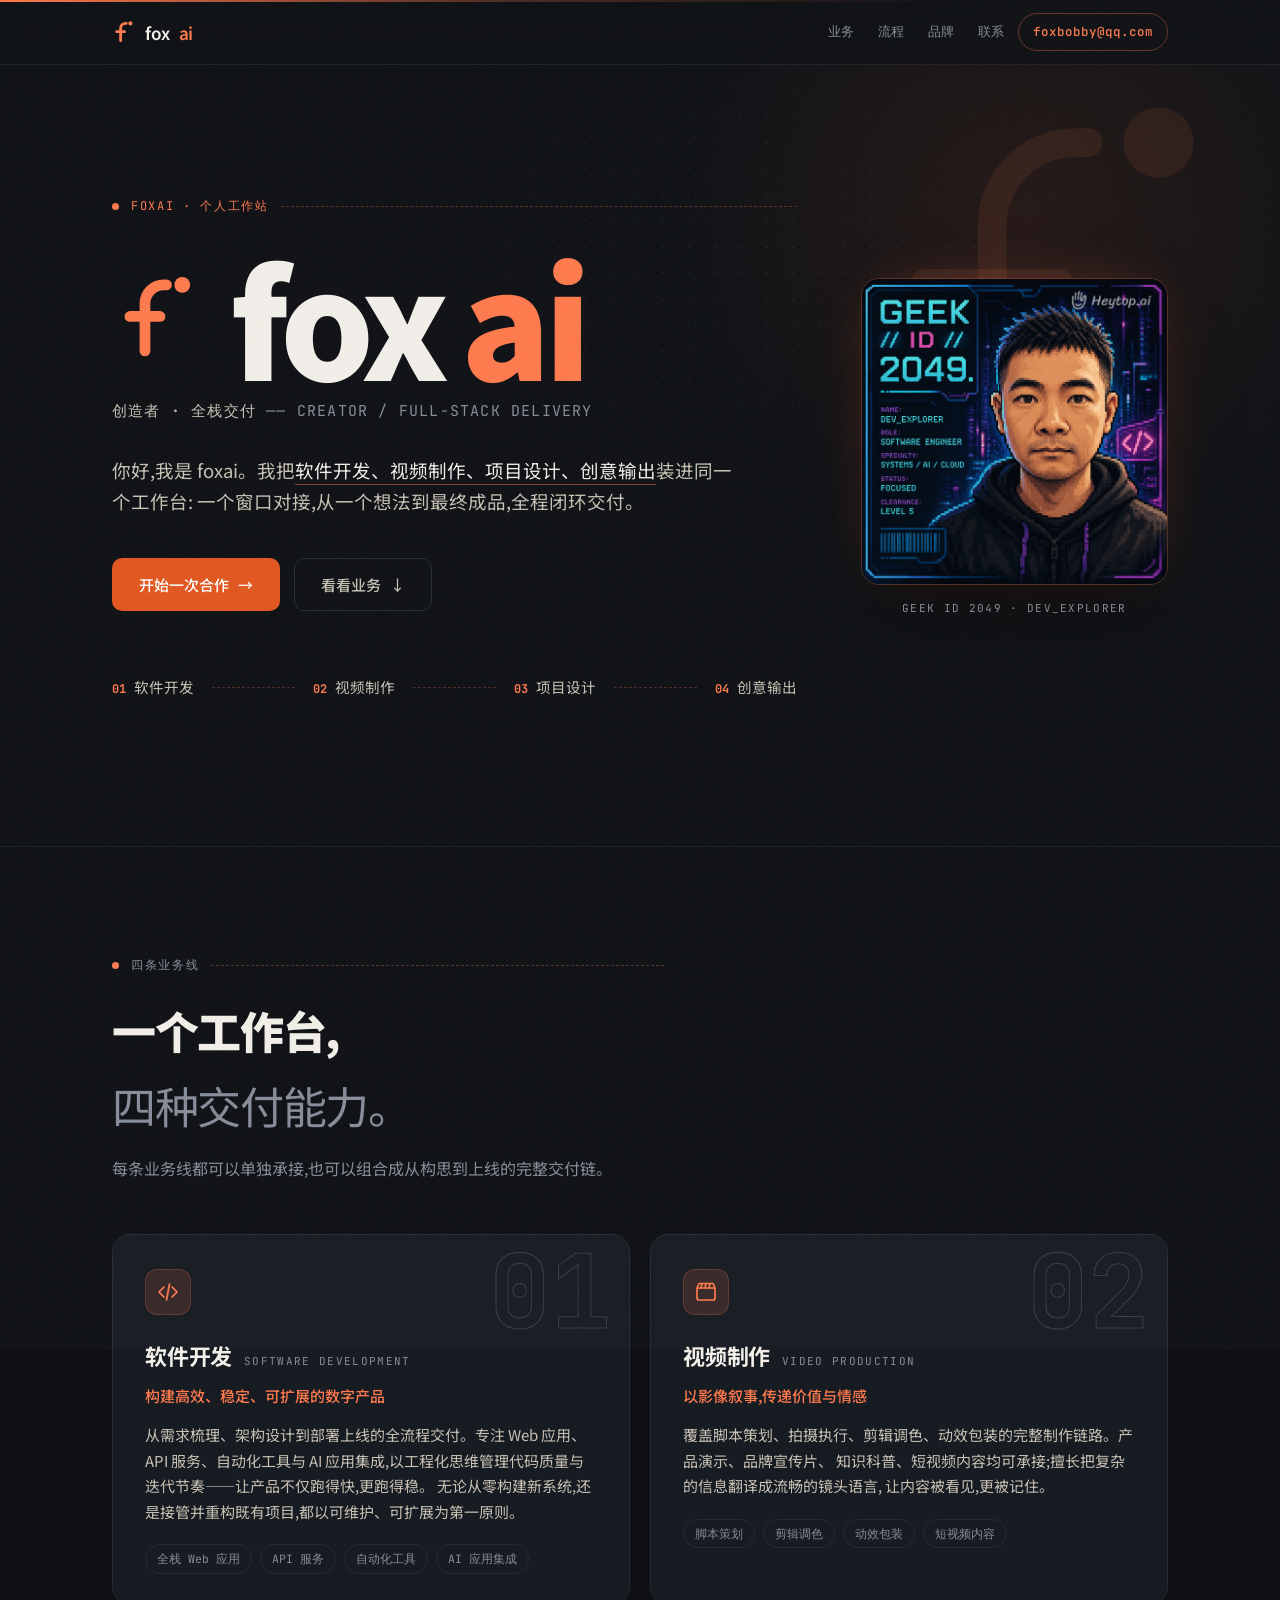
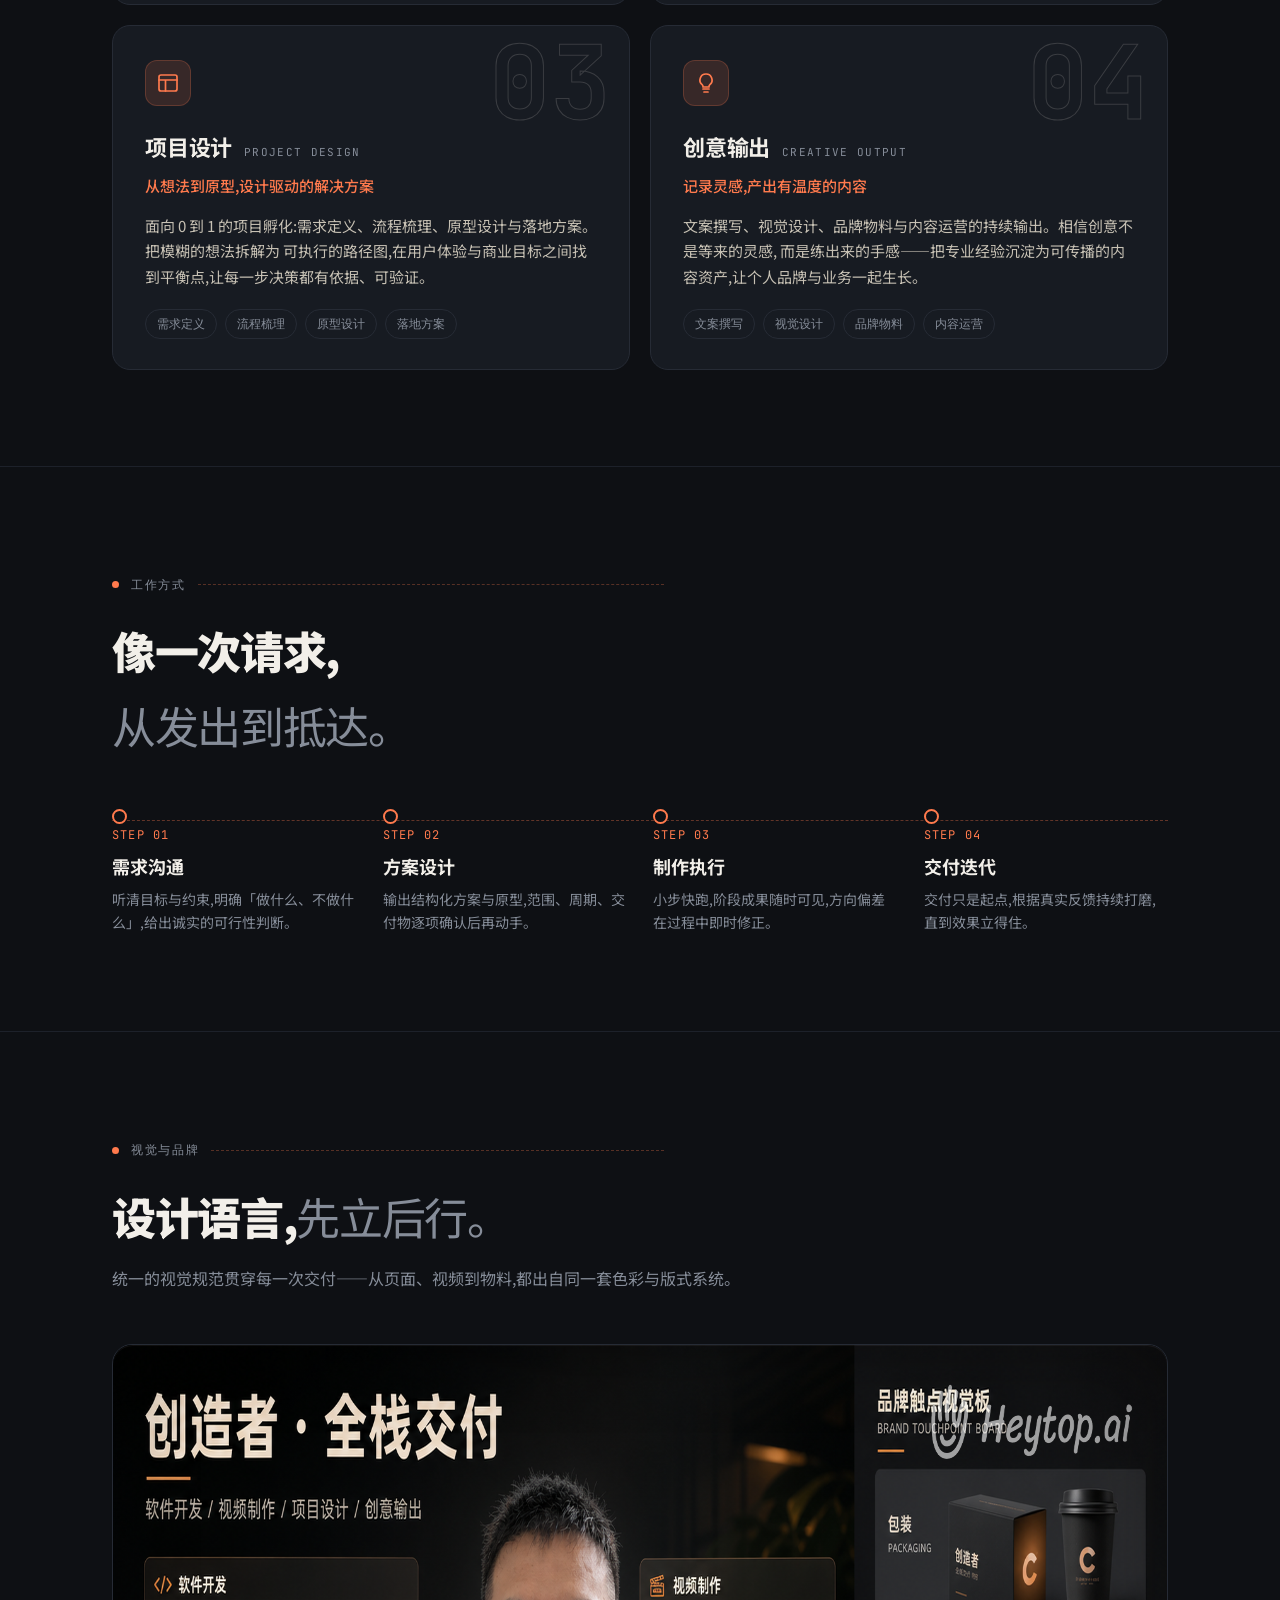
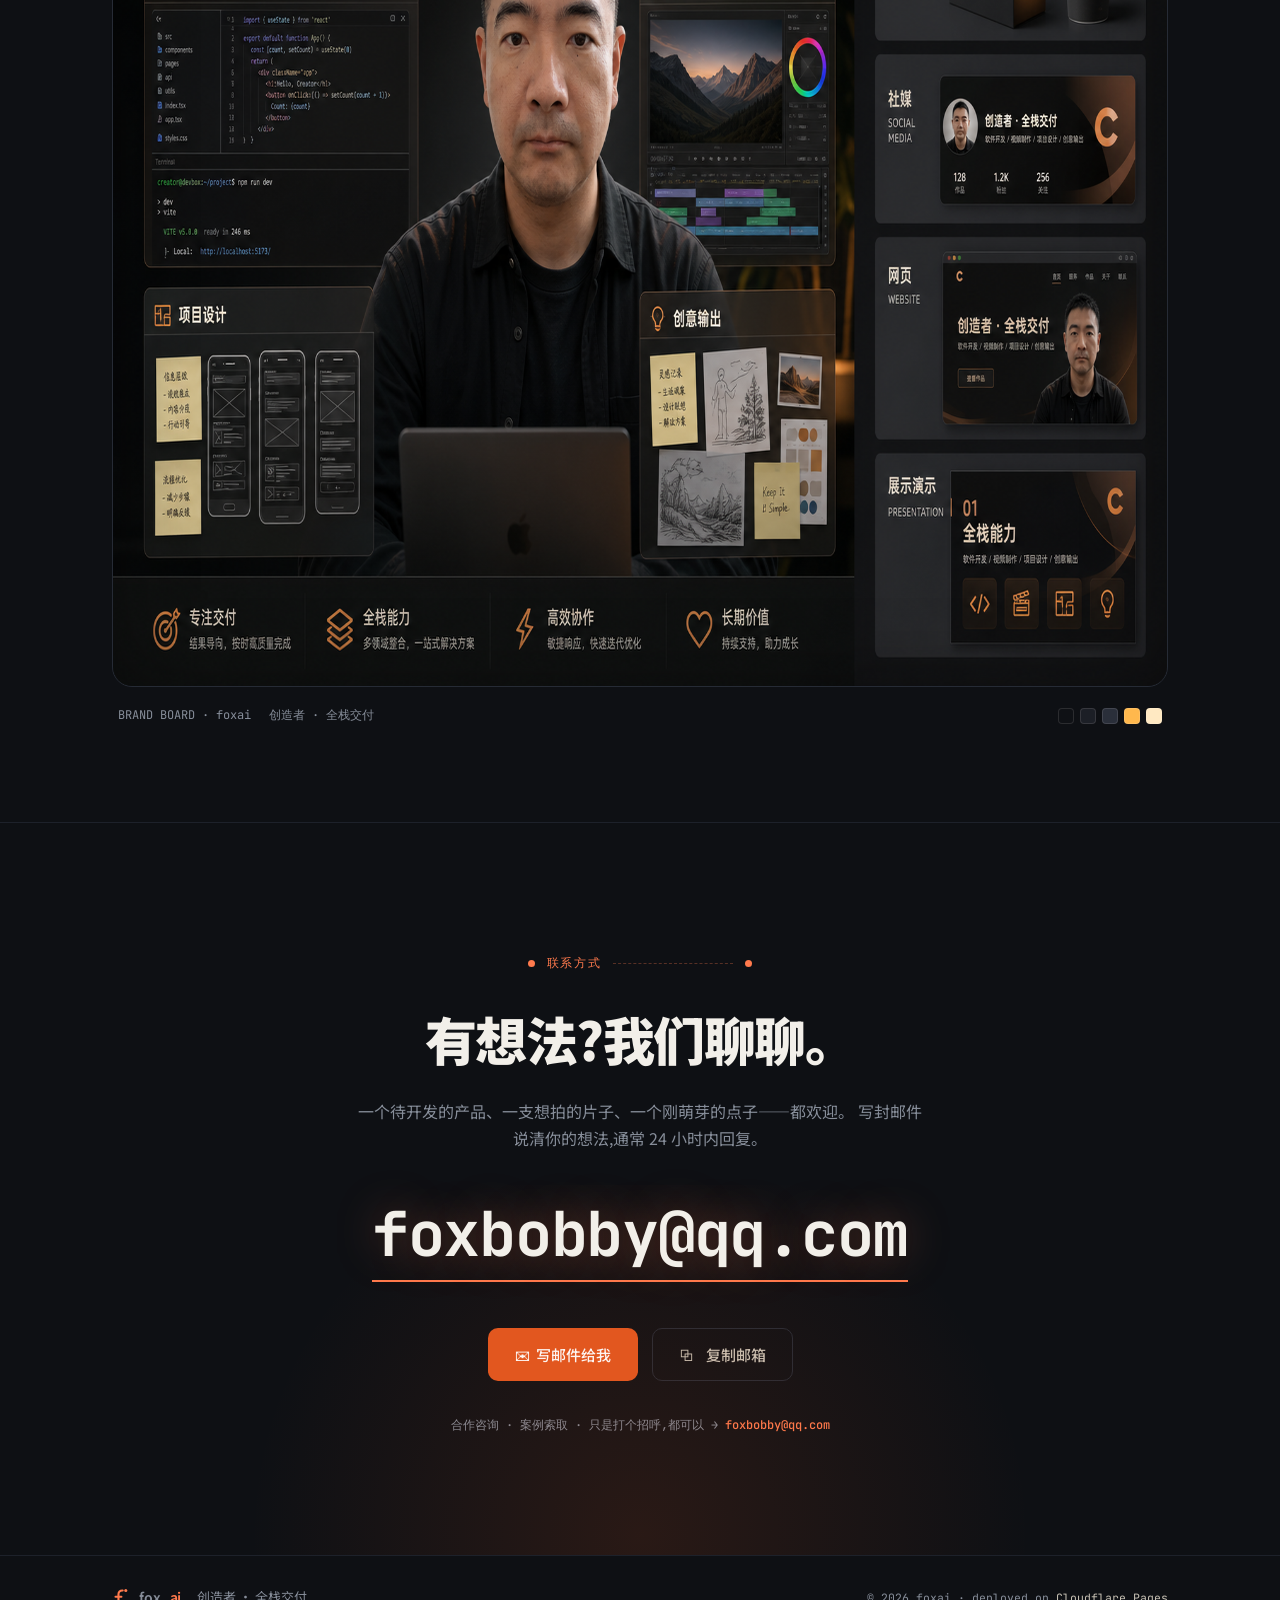
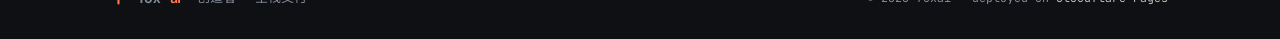
<file: personal/site/index.html>
<!doctype html>
<html lang="zh-CN">
<head>
<meta charset="utf-8" />
<meta name="viewport" content="width=device-width, initial-scale=1" />
<title>foxai · 创造者,全栈交付</title>
<meta name="description" content="foxai 个人工作站 —— 软件开发、视频制作、项目设计、创意输出,一站式数字创作解决方案。联系:foxbobby@qq.com" />
<meta name="theme-color" content="#0E1014" />
<meta property="og:title" content="foxai · 创造者,全栈交付" />
<meta property="og:description" content="软件开发 / 视频制作 / 项目设计 / 创意输出 —— 一站式数字创作解决方案" />
<meta property="og:type" content="website" />
<meta property="og:image" content="assets/board-landscape.png" />
<link rel="icon" type="image/svg+xml" href="favicon.svg" />
<link rel="preconnect" href="https://fonts.googleapis.com" />
<link rel="preconnect" href="https://fonts.gstatic.com" crossorigin />
<link href="https://fonts.googleapis.com/css2?family=JetBrains+Mono:ital,wght@0,400;0,500;0,700;1,400&family=Noto+Sans+SC:wght@400;500;700;900&display=swap" rel="stylesheet" />
<script type="application/ld+json">
{"@context":"https://schema.org","@type":"Person","name":"foxai","email":"mailto:foxbobby@qq.com","jobTitle":"全栈创造者","knowsAbout":["软件开发","视频制作","项目设计","创意输出"]}
</script>
<style>
  /* ————————————————————————————————
     foxai personal workstation · dark
     tokens: foxai brand (Trace mark, Ember) × brand board palette
     ———————————————————————————————— */
  :root {
    --bg: #0E1014;            /* 底色,取自品牌板 #0F1115 微调 */
    --bg-2: #13161C;
    --card: #171B22;
    --line: #262B35;
    --line-soft: #1D212A;
    --ink: #F2EFE9;           /* 暖白,呼应品牌板奶油色 #FFE9C2 */
    --ink-2: #C7C1B4;
    --muted: #868D99;
    --brand: #FF7A4D;         /* foxai Ember · dark */
    --brand-deep: #E2571F;    /* foxai Ember · light(用于填充按钮) */
    --brand-dim: rgba(255, 122, 77, 0.14);
    --sans: "Noto Sans SC", "PingFang SC", "Hiragino Sans GB", "Microsoft YaHei", sans-serif;
    --mono: "JetBrains Mono", ui-monospace, SFMono-Regular, Menlo, Consolas, monospace;
    --ease: cubic-bezier(0.2, 0.7, 0.3, 1);
  }
  * { box-sizing: border-box; margin: 0; padding: 0; }
  html { color-scheme: dark; scroll-behavior: smooth; }
  body {
    font-family: var(--sans);
    background: var(--bg);
    color: var(--ink);
    line-height: 1.7;
    font-size: 16px;
    -webkit-font-smoothing: antialiased;
    overflow-x: hidden;
  }
  ::selection { background: var(--brand); color: #14100C; }
  :focus-visible { outline: 2px solid var(--brand); outline-offset: 3px; border-radius: 4px; }
  a { color: inherit; text-decoration: none; }
  [id] { scroll-margin-top: 92px; }
  img { max-width: 100%; display: block; }

  /* ——— atmosphere: grain + dotted grid + top trace ——— */
  .grain {
    position: fixed; inset: -50%; z-index: 40; pointer-events: none; opacity: 0.05;
    background-image: url("data:image/svg+xml,%3Csvg xmlns='http://www.w3.org/2000/svg' width='140' height='140'%3E%3Cfilter id='n'%3E%3CfeTurbulence type='fractalNoise' baseFrequency='0.85' numOctaves='2' stitchTiles='stitch'/%3E%3C/filter%3E%3Crect width='100%25' height='100%25' filter='url(%23n)'/%3E%3C/svg%3E");
  }
  .trace-top {
    position: fixed; top: 0; left: 0; right: 0; height: 2px; z-index: 41;
    background: linear-gradient(90deg, var(--brand), rgba(255,122,77,0.25) 40%, transparent 75%);
  }

  .wrap { max-width: 1120px; margin: 0 auto; padding: 0 32px; }
  @media (max-width: 640px) { .wrap { padding: 0 20px; } }

  /* ——— nav ——— */
  nav {
    position: fixed; top: 0; left: 0; right: 0; z-index: 30;
    background: rgba(14, 16, 20, 0.78);
    -webkit-backdrop-filter: blur(14px); backdrop-filter: blur(14px);
    border-bottom: 1px solid var(--line-soft);
  }
  .nav-in { display: flex; align-items: center; gap: 14px; height: 64px; }
  .lockup { display: inline-flex; align-items: center; gap: 9px; font-weight: 600; letter-spacing: -0.01em; font-size: 17px; line-height: 1; }
  .lockup svg { color: var(--brand); } /* f° 标记与 hero 大 LOGO 保持一致(brand 橙),currentColor 在这里解析为 brand,而"fox"/"ai"文字仍继承 .lockup 自身的 ink 色 */
  .lockup .ai { color: var(--brand); }
  .nav-links { display: flex; gap: 24px; margin-left: auto; font-family: var(--mono); font-size: 12.5px; color: var(--muted); }
  .nav-links a { transition: color .25s; position: relative; }
  .nav-links a:hover { color: var(--ink); }
  .nav-links a::after {
    content: ""; position: absolute; left: 0; right: 100%; bottom: -6px; height: 1px;
    background: var(--brand); transition: right .3s var(--ease);
  }
  .nav-links a:hover::after { right: 0; }
  .nav-cta {
    font-family: var(--mono); font-size: 12.5px; font-weight: 500;
    color: var(--brand); border: 1px solid rgba(255, 122, 77, 0.35);
    padding: 7px 14px; border-radius: 999px; transition: all .25s;
    white-space: nowrap;
  }
  .nav-cta:hover { background: var(--brand-dim); border-color: var(--brand); }
  @media (max-width: 760px) { .nav-links { display: none; } .nav-cta { margin-left: auto; } }

  /* ——— hero ——— */
  .hero { position: relative; min-height: 94vh; display: flex; align-items: center; padding: 140px 0 90px; overflow: hidden; }
  @media (max-width: 760px) { .hero { padding: 120px 0 70px; min-height: auto; } }
  @media (max-width: 480px) { .hero { padding: 104px 0 56px; } }
  .hero::before {
    content: ""; position: absolute; inset: 0;
    background-image: radial-gradient(rgba(242, 239, 233, 0.055) 1px, transparent 1px);
    background-size: 26px 26px;
    -webkit-mask-image: radial-gradient(ellipse 90% 70% at 60% 30%, #000 0%, transparent 72%);
    mask-image: radial-gradient(ellipse 90% 70% at 60% 30%, #000 0%, transparent 72%);
  }
  .hero::after {
    content: ""; position: absolute; top: -20%; right: -10%; width: 60vw; height: 60vw; max-width: 900px; max-height: 900px;
    background: radial-gradient(circle, rgba(226, 87, 31, 0.10), transparent 62%);
    pointer-events: none;
  }
  .hero-ghost {
    position: absolute; right: 2%; top: 10%; width: clamp(180px, 32vw, 520px); height: auto;
    opacity: 1; pointer-events: none;
    animation: drift 9s ease-in-out infinite alternate;
  }
  @keyframes drift { from { transform: translateY(0); } to { transform: translateY(16px); } }
  @media (max-width: 760px) {
    /* Ghost SVG lives behind the copy on desktop; on small screens tuck it
       top-right so it never bleeds past the viewport edge. */
    .hero-ghost { right: -8%; top: 4%; width: clamp(160px, 52vw, 260px); opacity: .55; }
  }
  @media (max-width: 520px) {
    /* Below 520, the SVG's natural size still pokes past the right edge —
       clip it to viewport and let the top crop into the page padding. */
    .hero-ghost { display: none; }
  }
  .hero-in {
    position: relative; z-index: 2; width: 100%;
    display: grid; grid-template-columns: minmax(0, 1fr) clamp(250px, 24vw, 330px);
    gap: clamp(28px, 5vw, 64px); align-items: center;
  }
  /* ——— hero 证件卡(LOGO 右侧,直接展示) ——— */
  .hero-card { justify-self: end; width: 100%; }
  .hero-card img {
    width: 100%; height: auto; border-radius: 18px; display: block;
    border: 1px solid rgba(255, 122, 77, 0.28);
    box-shadow: 0 30px 70px -24px rgba(0, 0, 0, 0.85), 0 0 60px -28px rgba(255, 122, 77, 0.55);
    transition: transform .45s var(--ease), border-color .45s;
  }
  .hero-card:hover img { transform: translateY(-5px); border-color: rgba(255, 122, 77, 0.55); }
  .hero-card figcaption {
    font-family: var(--mono); font-size: 11px; letter-spacing: 0.12em; color: var(--muted);
    text-align: center; margin-top: 14px;
  }
  @media (max-width: 900px) {
    .hero-in { grid-template-columns: 1fr; gap: 34px; }
    .hero-card { justify-self: start; max-width: 320px; order: 2; }
    .hero-card figcaption { text-align: left; }
  }
  .kicker {
    display: flex; align-items: center; gap: 12px;
    font-family: var(--mono); font-size: 12px; letter-spacing: 0.14em;
    color: var(--brand); text-transform: uppercase;
  }
  .kicker::before { content: ""; width: 7px; height: 7px; border-radius: 50%; background: var(--brand); flex: none; }
  .kicker .lead-line { flex: 1; border-top: 1px dashed rgba(255, 122, 77, 0.3); }
  .hero h1 {
    font-size: clamp(64px, 12vw, 148px);
    font-weight: 900; letter-spacing: -0.045em; line-height: 1.02;
    margin: 26px 0 6px; display: flex; align-items: baseline; gap: 0.12em; flex-wrap: wrap;
  }
  .hero h1 .ai { color: var(--brand); }
  .hero h1 svg { align-self: center; }
  .hero .role {
    font-family: var(--mono); font-size: clamp(13px, 1.6vw, 15px); color: var(--muted);
    letter-spacing: 0.08em; margin-bottom: 30px;
  }
  .hero .role b { color: var(--ink-2); font-weight: 500; }
  .hero .lead { max-width: 34em; color: var(--ink-2); font-size: clamp(16px, 2vw, 18.5px); margin-bottom: 40px; }
  .hero .lead em { font-style: normal; color: var(--ink); border-bottom: 1px solid rgba(255, 122, 77, 0.5); padding-bottom: 1px; }

  .btn-row { display: flex; gap: 14px; flex-wrap: wrap; margin-bottom: 64px; }
  .btn {
    display: inline-flex; align-items: center; gap: 9px;
    font-size: 15px; font-weight: 500; padding: 13px 26px; border-radius: 10px;
    transition: transform .25s var(--ease), box-shadow .25s, background .25s, border-color .25s;
    cursor: pointer; border: 1px solid transparent; font-family: var(--sans);
  }
  .btn-primary { background: var(--brand-deep); color: #fff; box-shadow: 0 0 0 0 rgba(226, 87, 31, 0.4); }
  .btn-primary:hover { transform: translateY(-2px); box-shadow: 0 10px 32px -8px rgba(226, 87, 31, 0.55); }
  .btn-ghost { border-color: var(--line); color: var(--ink-2); background: transparent; }
  .btn-ghost:hover { border-color: var(--brand); color: var(--ink); transform: translateY(-2px); }
  .btn .arr { transition: transform .25s var(--ease); }
  .btn:hover .arr { transform: translateX(4px); }
  .btn:hover .arr.down { transform: translateY(4px); }

  .svc-index { display: flex; align-items: center; gap: 18px; flex-wrap: wrap; }
  .svc-index .leader { flex: 1; min-width: 24px; border-top: 1px dashed rgba(255, 122, 77, 0.25); }
  .svc-index a {
    display: inline-flex; align-items: baseline; gap: 8px;
    font-size: 14.5px; color: var(--ink-2); transition: color .25s;
  }
  .svc-index a:hover { color: var(--ink); }
  .svc-index a b { font-family: var(--mono); font-size: 12px; font-weight: 700; color: var(--brand); }

  /* mobile: grid 三列(标签|虚线|标签) 显式对位,保留首行/次行的虚线,
     把跨行那条(leader2)隐藏,避免它撑开把 02 推入、04 贴边造成错位 */
  @media (max-width: 760px) {
    .svc-index {
      display: grid;
      grid-template-columns: auto 1fr auto;
      column-gap: 10px;
      row-gap: 18px;
      align-items: center;
    }
    .svc-index > a:nth-child(1) { grid-column: 1; }      /* 01 */
    .svc-index > .leader:nth-of-type(1) { grid-column: 2; } /* 01—02 虚线 */
    .svc-index > a:nth-child(3) { grid-column: 3; }      /* 02 */
    .svc-index > .leader:nth-of-type(2) { display: none; } /* 跨行那条,藏掉 */
    .svc-index > a:nth-child(5) { grid-column: 1; }      /* 03 */
    .svc-index > .leader:nth-of-type(3) { grid-column: 2; } /* 03—04 虚线 */
    .svc-index > a:nth-child(7) { grid-column: 3; }      /* 04 */
  }

  /* ——— sections ——— */
  section { padding: 96px 0; position: relative; }
  @media (max-width: 760px) { section { padding: 72px 0; } }
  @media (max-width: 480px) { section { padding: 56px 0; } }
  .sec-head { margin-bottom: 52px; }
  .sec-head h2 { font-size: clamp(30px, 4.4vw, 44px); font-weight: 900; letter-spacing: -0.03em; margin-top: 18px; }
  .sec-head h2 .dim { color: var(--muted); font-weight: 400; }
  .sec-head p { color: var(--muted); max-width: 46em; margin-top: 12px; }

  /* ——— services ——— */
  #services { border-top: 1px solid var(--line-soft); }
  .svc-grid { display: grid; grid-template-columns: 1fr 1fr; gap: 20px; }
  @media (max-width: 860px) { .svc-grid { grid-template-columns: 1fr; } }
  .svc {
    position: relative; overflow: hidden;
    background: var(--card); border: 1px solid var(--line);
    border-radius: 18px; padding: 34px 32px 30px;
    transition: transform .35s var(--ease), border-color .35s, background .35s;
  }
  .svc:hover { transform: translateY(-4px); border-color: rgba(255, 122, 77, 0.45); background: #181C24; }
  .svc::after {
    content: attr(data-num); position: absolute; right: 18px; top: 6px;
    font-family: var(--mono); font-weight: 700; font-size: clamp(72px, 8vw, 104px); line-height: 1;
    color: transparent; -webkit-text-stroke: 1px rgba(242, 239, 233, 0.16);
    transition: -webkit-text-stroke-color .35s; pointer-events: none;
  }
  .svc:hover::after { -webkit-text-stroke-color: rgba(255, 122, 77, 0.38); }
  .svc-icon {
    width: 46px; height: 46px; border-radius: 12px; display: grid; place-items: center;
    background: var(--brand-dim); border: 1px solid rgba(255, 122, 77, 0.22); margin-bottom: 22px;
  }
  .svc-icon svg { stroke: var(--brand); }
  .svc h3 { font-size: 22px; font-weight: 700; letter-spacing: -0.01em; display: flex; align-items: baseline; gap: 12px; flex-wrap: wrap; }
  .svc h3 .en { font-family: var(--mono); font-size: 11px; font-weight: 400; letter-spacing: 0.12em; text-transform: uppercase; color: var(--muted); }
  .svc .sub { color: var(--brand); font-size: 15px; margin: 8px 0 14px; font-weight: 500; }
  .svc .body { color: var(--ink-2); font-size: 15px; }
  .chips { display: flex; flex-wrap: wrap; gap: 8px; margin-top: 20px; list-style: none; }
  .chips li {
    font-family: var(--mono); font-size: 11.5px; color: var(--muted);
    border: 1px solid var(--line); padding: 4px 11px; border-radius: 999px;
    transition: color .25s, border-color .25s;
  }
  .svc:hover .chips li { border-color: rgba(255, 122, 77, 0.3); color: var(--ink-2); }

  /* ——— process: the trace line ——— */
  #process { border-top: 1px solid var(--line-soft); }
  .steps { display: grid; grid-template-columns: repeat(4, 1fr); gap: 26px; position: relative; list-style: none; }
  .steps::before {
    content: ""; position: absolute; top: 5px; left: 0; right: 0;
    border-top: 1px dashed rgba(255, 122, 77, 0.35);
  }
  @media (max-width: 860px) {
    .steps { grid-template-columns: 1fr; gap: 30px; }
    .steps::before { top: 0; bottom: 0; left: 5px; right: auto; border-top: none; border-left: 1px dashed rgba(255, 122, 77, 0.35); }
    .steps li { padding-left: 32px; }
  }
  .steps li { position: relative; }
  .steps li::before {
    content: ""; position: absolute; top: 0; left: 0; width: 11px; height: 11px; border-radius: 50%;
    background: var(--bg); border: 2px solid var(--brand); transform: translateY(-6px);
  }
  @media (max-width: 860px) { .steps li::before { transform: none; } }
  .steps .n { font-family: var(--mono); font-size: 12px; color: var(--brand); letter-spacing: 0.1em; display: block; margin: 10px 0 6px; }
  .steps h3 { font-size: 18px; font-weight: 700; margin-bottom: 6px; }
  .steps p { color: var(--muted); font-size: 14px; }

  /* ——— brand board ——— */
  #board { border-top: 1px solid var(--line-soft); }
  .board-frame {
    border: 1px solid var(--line); border-radius: 20px; overflow: hidden;
    background: var(--bg-2); position: relative;
  }
  .board-frame::before {
    content: ""; position: absolute; inset: 0; border-radius: 20px; z-index: 2; pointer-events: none;
    box-shadow: inset 0 1px 0 rgba(242, 239, 233, 0.06), inset 0 0 80px rgba(0, 0, 0, 0.35);
  }
  .board-frame img { width: 100%; transition: transform 1.2s var(--ease); }
  .board-frame:hover img { transform: scale(1.015); }
  .board-meta {
    display: flex; align-items: center; gap: 18px; flex-wrap: wrap;
    padding: 18px 6px 0; color: var(--muted); font-family: var(--mono); font-size: 12px;
  }
  .swatches { display: flex; gap: 6px; margin-left: auto; }
  .swatches i { width: 16px; height: 16px; border-radius: 4px; border: 1px solid rgba(242, 239, 233, 0.12); }

  /* ——— contact ——— */
  #contact {
    border-top: 1px solid var(--line-soft); text-align: center;
    padding: 130px 0 120px; position: relative; overflow: hidden;
  }
  @media (max-width: 760px) { #contact { padding: 96px 0 90px; } }
  @media (max-width: 480px) { #contact { padding: 72px 0 72px; } }
  #contact::before {
    content: ""; position: absolute; left: 50%; bottom: -45%; transform: translateX(-50%);
    width: 90vw; height: 70vw; max-width: 1100px; max-height: 700px;
    background: radial-gradient(circle, rgba(226, 87, 31, 0.13), transparent 60%);
    pointer-events: none;
  }
  #contact .kicker { justify-content: center; }
  #contact .kicker::after { content: ""; width: 7px; height: 7px; border-radius: 50%; background: var(--brand); flex: none; }
  #contact h2 { font-size: clamp(30px, 5vw, 52px); font-weight: 900; letter-spacing: -0.03em; margin: 22px 0 14px; }
  #contact .hint { color: var(--muted); max-width: 36em; margin: 0 auto 44px; }
  .big-mail {
    display: inline-block; font-family: var(--mono); font-weight: 700;
    font-size: clamp(21px, 5.4vw, 62px); letter-spacing: -0.02em; line-height: 1.25;
    color: var(--ink); position: relative; z-index: 2;
    text-shadow: 0 0 44px rgba(255, 122, 77, 0.35);
    background-image: linear-gradient(var(--brand), var(--brand));
    background-repeat: no-repeat; background-size: 100% 2px; background-position: 0 100%;
    padding-bottom: 8px; transition: color .3s;
    word-break: break-all;
  }
  .big-mail:hover { color: var(--brand); }
  #contact .btn-row { justify-content: center; margin: 46px 0 0; }
  #contact .note { font-family: var(--mono); font-size: 12px; color: var(--muted); margin-top: 34px; }
  #contact .note b { color: var(--brand); font-weight: 500; }

  /* ——— footer ——— */
  footer { border-top: 1px solid var(--line-soft); padding: 30px 0; }
  .foot { display: flex; align-items: center; gap: 16px; flex-wrap: wrap; color: var(--muted); font-size: 13px; }
  .foot .lockup { font-size: 14px; }
  .foot .sep { flex: 1; }
  .foot .deploy { font-family: var(--mono); font-size: 11.5px; }
  .foot .deploy b { color: var(--ink-2); font-weight: 400; }

  /* ——— motion ——— */
  .reveal { opacity: 0; transform: translateY(22px); transition: opacity .8s var(--ease), transform .8s var(--ease); transition-delay: var(--d, 0s); }
  .reveal.in { opacity: 1; transform: none; }
  .rise { opacity: 0; animation: rise .9s var(--ease) forwards; animation-delay: var(--d, 0s); }
  @keyframes rise { from { opacity: 0; transform: translateY(26px); } to { opacity: 1; transform: none; } }
  @media (prefers-reduced-motion: reduce) {
    html { scroll-behavior: auto; }
    .reveal { opacity: 1; transform: none; transition: none; }
    .rise { animation: none; opacity: 1; }
    .hero-ghost { animation: none; }
    .board-frame img, .btn, .svc { transition: none; }
  }
</style>
</head>
<body>

<div class="grain" aria-hidden="true"></div>
<div class="trace-top" aria-hidden="true"></div>

<nav>
  <div class="wrap nav-in">
    <a class="lockup" href="#top" aria-label="foxai 首页">
      <svg width="24" height="24" viewBox="0 0 64 64" aria-hidden="true">
        <g fill="none" stroke="currentColor" stroke-width="7.5" stroke-linecap="round" stroke-linejoin="round">
          <path d="M23 55V22c0-7.2 5.8-13 13-13h2"/>
          <path d="M12.5 31h21"/>
        </g>
        <circle cx="49" cy="9" r="5.5" fill="currentColor"/>
      </svg>
      fox<span class="ai">ai</span>
    </a>
    <div class="nav-links">
      <a href="#services">业务</a>
      <a href="#process">流程</a>
      <a href="#board">品牌</a>
      <a href="#contact">联系</a>
    </div>
    <a class="nav-cta" href="mailto:foxbobby@qq.com">foxbobby@qq.com</a>
  </div>
</nav>

<!-- ——— hero ——— -->
<header class="hero" id="top">
  <svg class="hero-ghost" viewBox="0 0 64 64" aria-hidden="true">
    <g fill="none" stroke="rgba(255,122,77,0.09)" stroke-width="4.5" stroke-linecap="round" stroke-linejoin="round">
      <path d="M23 55V22c0-7.2 5.8-13 13-13h2"/>
      <path d="M12.5 31h21"/>
    </g>
    <circle cx="49" cy="9" r="5.5" fill="rgba(255,122,77,0.09)"/>
  </svg>
  <div class="wrap hero-in">
    <div class="hero-copy">
    <p class="kicker rise" style="--d:.05s">foxai · 个人工作站 <span class="lead-line" aria-hidden="true"></span></p>
    <h1 class="rise" style="--d:.15s">
      <svg width="0.62em" height="0.62em" viewBox="0 0 64 64" aria-hidden="true" style="margin-right:0.06em">
        <g fill="none" stroke="#FF7A4D" stroke-width="7.5" stroke-linecap="round" stroke-linejoin="round">
          <path d="M23 55V22c0-7.2 5.8-13 13-13h2"/>
          <path d="M12.5 31h21"/>
        </g>
        <circle cx="49" cy="9" r="5.5" fill="#FF7A4D"/>
      </svg>
      fox<span class="ai">ai</span>
    </h1>
    <p class="role rise" style="--d:.25s"><b>创造者 · 全栈交付</b> —— CREATOR / FULL-STACK DELIVERY</p>
    <p class="lead rise" style="--d:.32s">
      你好,我是 foxai。我把<em>软件开发、视频制作、项目设计、创意输出</em>装进同一个工作台:
      一个窗口对接,从一个想法到最终成品,全程闭环交付。
    </p>
    <div class="btn-row rise" style="--d:.4s">
      <a class="btn btn-primary" href="mailto:foxbobby@qq.com">开始一次合作 <span class="arr">→</span></a>
      <a class="btn btn-ghost" href="#services">看看业务 <span class="arr down">↓</span></a>
    </div>
    <div class="svc-index rise" style="--d:.5s">
      <a href="#svc-dev"><b>01</b> 软件开发</a><span class="leader"></span>
      <a href="#svc-video"><b>02</b> 视频制作</a><span class="leader"></span>
      <a href="#svc-design"><b>03</b> 项目设计</a><span class="leader"></span>
      <a href="#svc-creative"><b>04</b> 创意输出</a>
    </div>
    </div>
    <figure class="hero-card rise" style="--d:.35s">
      <img src="assets/id-card.png" alt="foxai 证件卡:GEEK ID 2049 · DEV_EXPLORER · Software Engineer · Systems / AI / Cloud" width="1254" height="1254" fetchpriority="high" />
      <figcaption>GEEK ID 2049 · DEV_EXPLORER</figcaption>
    </figure>
  </div>
</header>

<main>
  <!-- ——— services ——— -->
  <section id="services">
    <div class="wrap">
      <div class="sec-head reveal">
        <p class="kicker">四条业务线 <span class="lead-line" aria-hidden="true"></span></p>
        <h2>一个工作台,<br /><span class="dim">四种交付能力。</span></h2>
        <p>每条业务线都可以单独承接,也可以组合成从构思到上线的完整交付链。</p>
      </div>
      <div class="svc-grid">
        <article class="svc reveal" id="svc-dev" data-num="01">
          <div class="svc-icon">
            <svg width="24" height="24" viewBox="0 0 24 24" fill="none" stroke-width="1.7" stroke-linecap="round" stroke-linejoin="round" aria-hidden="true">
              <path d="m8 7-5 5 5 5"/><path d="m16 7 5 5-5 5"/><path d="M13.5 4 10.5 20"/>
            </svg>
          </div>
          <h3>软件开发 <span class="en">Software Development</span></h3>
          <p class="sub">构建高效、稳定、可扩展的数字产品</p>
          <p class="body">
            从需求梳理、架构设计到部署上线的全流程交付。专注 Web 应用、API 服务、自动化工具与
            AI 应用集成,以工程化思维管理代码质量与迭代节奏——让产品不仅跑得快,更跑得稳。
            无论从零构建新系统,还是接管并重构既有项目,都以可维护、可扩展为第一原则。
          </p>
          <ul class="chips">
            <li>全栈 Web 应用</li><li>API 服务</li><li>自动化工具</li><li>AI 应用集成</li>
          </ul>
        </article>

        <article class="svc reveal" id="svc-video" data-num="02" style="--d:.08s">
          <div class="svc-icon">
            <svg width="24" height="24" viewBox="0 0 24 24" fill="none" stroke-width="1.7" stroke-linecap="round" stroke-linejoin="round" aria-hidden="true">
              <rect x="3" y="8" width="18" height="12" rx="2"/><path d="m3 8 2-4.5h14L21 8"/><path d="M8 3.5 7 8m5-4.5L11 8m5-4.5L15 8"/>
            </svg>
          </div>
          <h3>视频制作 <span class="en">Video Production</span></h3>
          <p class="sub">以影像叙事,传递价值与情感</p>
          <p class="body">
            覆盖脚本策划、拍摄执行、剪辑调色、动效包装的完整制作链路。产品演示、品牌宣传片、
            知识科普、短视频内容均可承接;擅长把复杂的信息翻译成流畅的镜头语言,
            让内容被看见,更被记住。
          </p>
          <ul class="chips">
            <li>脚本策划</li><li>剪辑调色</li><li>动效包装</li><li>短视频内容</li>
          </ul>
        </article>

        <article class="svc reveal" id="svc-design" data-num="03">
          <div class="svc-icon">
            <svg width="24" height="24" viewBox="0 0 24 24" fill="none" stroke-width="1.7" stroke-linecap="round" stroke-linejoin="round" aria-hidden="true">
              <rect x="3" y="4" width="18" height="16" rx="2"/><path d="M3 9h18M9.5 9v11"/>
            </svg>
          </div>
          <h3>项目设计 <span class="en">Project Design</span></h3>
          <p class="sub">从想法到原型,设计驱动的解决方案</p>
          <p class="body">
            面向 0 到 1 的项目孵化:需求定义、流程梳理、原型设计与落地方案。把模糊的想法拆解为
            可执行的路径图,在用户体验与商业目标之间找到平衡点,让每一步决策都有依据、可验证。
          </p>
          <ul class="chips">
            <li>需求定义</li><li>流程梳理</li><li>原型设计</li><li>落地方案</li>
          </ul>
        </article>

        <article class="svc reveal" id="svc-creative" data-num="04" style="--d:.08s">
          <div class="svc-icon">
            <svg width="24" height="24" viewBox="0 0 24 24" fill="none" stroke-width="1.7" stroke-linecap="round" stroke-linejoin="round" aria-hidden="true">
              <path d="M9 18h6M10 21h4M12 3a6 6 0 0 0-3.9 10.6c.6.5.9 1.2.9 2V16h6v-.4c0-.8.3-1.5.9-2A6 6 0 0 0 12 3Z"/>
            </svg>
          </div>
          <h3>创意输出 <span class="en">Creative Output</span></h3>
          <p class="sub">记录灵感,产出有温度的内容</p>
          <p class="body">
            文案撰写、视觉设计、品牌物料与内容运营的持续输出。相信创意不是等来的灵感,
            而是练出来的手感——把专业经验沉淀为可传播的内容资产,让个人品牌与业务一起生长。
          </p>
          <ul class="chips">
            <li>文案撰写</li><li>视觉设计</li><li>品牌物料</li><li>内容运营</li>
          </ul>
        </article>
      </div>
    </div>
  </section>

  <!-- ——— process ——— -->
  <section id="process">
    <div class="wrap">
      <div class="sec-head reveal">
        <p class="kicker">工作方式 <span class="lead-line" aria-hidden="true"></span></p>
        <h2>像一次请求,<br /><span class="dim">从发出到抵达。</span></h2>
      </div>
      <ol class="steps">
        <li class="reveal">
          <span class="n">STEP 01</span><h3>需求沟通</h3>
          <p>听清目标与约束,明确「做什么、不做什么」,给出诚实的可行性判断。</p>
        </li>
        <li class="reveal" style="--d:.08s">
          <span class="n">STEP 02</span><h3>方案设计</h3>
          <p>输出结构化方案与原型,范围、周期、交付物逐项确认后再动手。</p>
        </li>
        <li class="reveal" style="--d:.16s">
          <span class="n">STEP 03</span><h3>制作执行</h3>
          <p>小步快跑,阶段成果随时可见,方向偏差在过程中即时修正。</p>
        </li>
        <li class="reveal" style="--d:.24s">
          <span class="n">STEP 04</span><h3>交付迭代</h3>
          <p>交付只是起点,根据真实反馈持续打磨,直到效果立得住。</p>
        </li>
      </ol>
    </div>
  </section>

  <!-- ——— brand board ——— -->
  <section id="board">
    <div class="wrap">
      <div class="sec-head reveal">
        <p class="kicker">视觉与品牌 <span class="lead-line" aria-hidden="true"></span></p>
        <h2>设计语言,<span class="dim">先立后行。</span></h2>
        <p>统一的视觉规范贯穿每一次交付——从页面、视频到物料,都出自同一套色彩与版式系统。</p>
      </div>
      <figure class="reveal">
        <div class="board-frame">
          <picture>
            <source media="(max-width: 720px)" srcset="assets/board-portrait.png" width="941" height="1672" />
            <img src="assets/board-landscape.png" alt="foxai 品牌总览图:四大业务、视觉规范与应用场景" width="1672" height="941" />
          </picture>
        </div>
        <figcaption class="board-meta">
          <span>BRAND BOARD · foxai</span>
          <span>创造者 · 全栈交付</span>
          <span class="swatches" aria-hidden="true">
            <i style="background:#0F1115"></i><i style="background:#1C1F26"></i><i style="background:#2A2F3A"></i><i style="background:#FFB84D"></i><i style="background:#FFE9C2"></i>
          </span>
        </figcaption>
      </figure>
    </div>
  </section>

  <!-- ——— contact ——— -->
  <section id="contact">
    <div class="wrap">
      <p class="kicker reveal">联系方式 <span class="lead-line" style="max-width:120px" aria-hidden="true"></span></p>
      <h2 class="reveal" style="--d:.08s">有想法?我们聊聊。</h2>
      <p class="hint reveal" style="--d:.14s">
        一个待开发的产品、一支想拍的片子、一个刚萌芽的点子——都欢迎。
        写封邮件说清你的想法,通常 24 小时内回复。
      </p>
      <div class="reveal" style="--d:.2s">
        <a class="big-mail" href="mailto:foxbobby@qq.com">foxbobby@qq.com</a>
      </div>
      <div class="btn-row reveal" style="--d:.28s">
        <a class="btn btn-primary" href="mailto:foxbobby@qq.com">✉&nbsp; 写邮件给我</a>
        <button class="btn btn-ghost" id="copyBtn" type="button">⧉&nbsp; <span>复制邮箱</span></button>
      </div>
      <p class="note reveal" style="--d:.34s">合作咨询 · 案例索取 · 只是打个招呼,都可以 → <b>foxbobby@qq.com</b></p>
    </div>
  </section>
</main>

<footer>
  <div class="wrap foot">
    <a class="lockup" href="#top" aria-label="foxai">
      <svg width="18" height="18" viewBox="0 0 64 64" aria-hidden="true">
        <g fill="none" stroke="currentColor" stroke-width="7.5" stroke-linecap="round" stroke-linejoin="round">
          <path d="M23 55V22c0-7.2 5.8-13 13-13h2"/>
          <path d="M12.5 31h21"/>
        </g>
        <circle cx="49" cy="9" r="5.5" fill="currentColor"/>
      </svg>
      fox<span class="ai">ai</span>
    </a>
    <span>创造者 · 全栈交付</span>
    <span class="sep"></span>
    <span class="deploy">© <span id="year">2026</span> foxai · deployed on <b>Cloudflare Pages</b></span>
  </div>
</footer>

<script>
  // scroll reveal
  const io = new IntersectionObserver(
    (entries) => entries.forEach((e) => {
      if (e.isIntersecting) { e.target.classList.add('in'); io.unobserve(e.target); }
    }),
    { threshold: 0.12, rootMargin: '0px 0px -8% 0px' }
  );
  document.querySelectorAll('.reveal').forEach((el) => io.observe(el));

  // copy email
  const btn = document.getElementById('copyBtn');
  const EMAIL = 'foxbobby@qq.com';
  btn.addEventListener('click', async () => {
    try {
      await navigator.clipboard.writeText(EMAIL);
    } catch (err) {
      const ta = document.createElement('textarea');
      ta.value = EMAIL;
      document.body.appendChild(ta);
      ta.select();
      document.execCommand('copy');
      ta.remove();
    }
    const label = btn.querySelector('span');
    label.textContent = '已复制 ✓';
    btn.style.borderColor = 'rgba(255,122,77,0.6)';
    btn.style.color = '#FF7A4D';
    setTimeout(() => {
      label.textContent = '复制邮箱';
      btn.style.borderColor = '';
      btn.style.color = '';
    }, 1800);
  });

  document.getElementById('year').textContent = new Date().getFullYear();
</script>
</body>
</html>
</file>
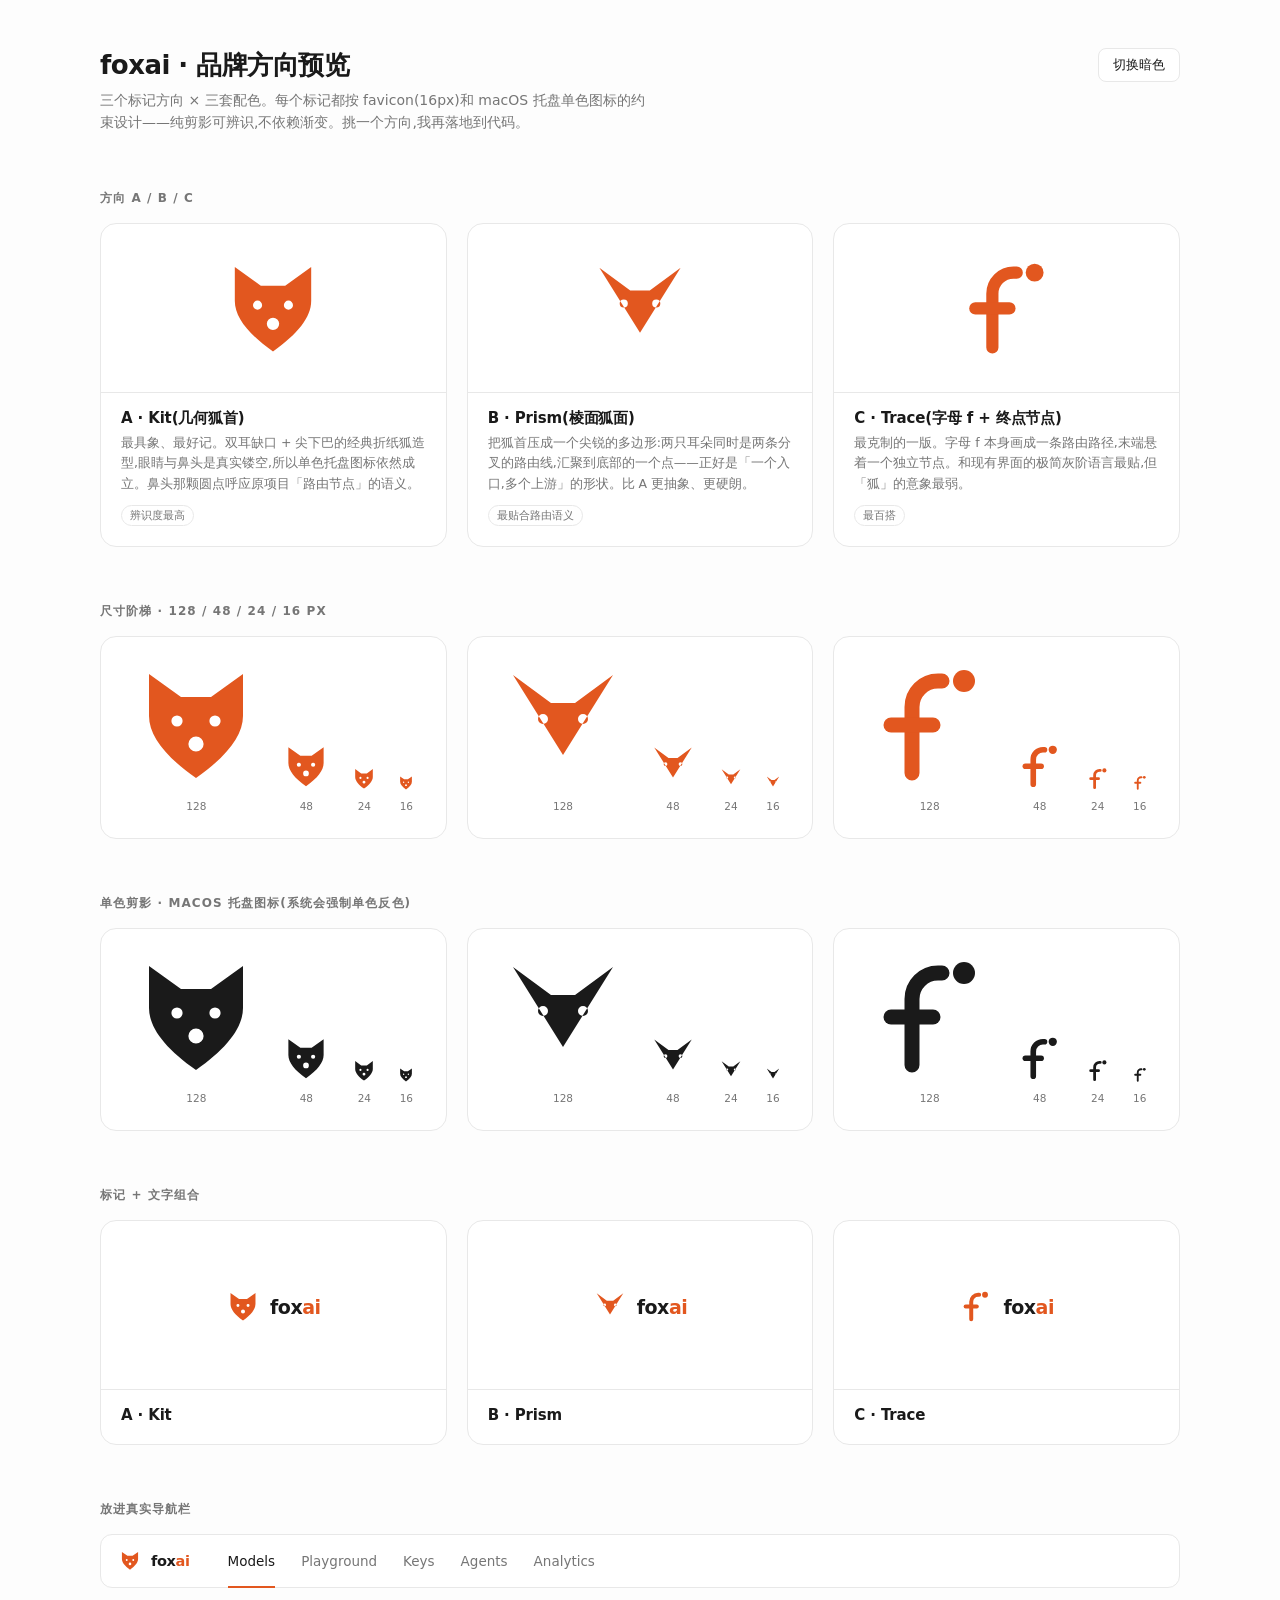
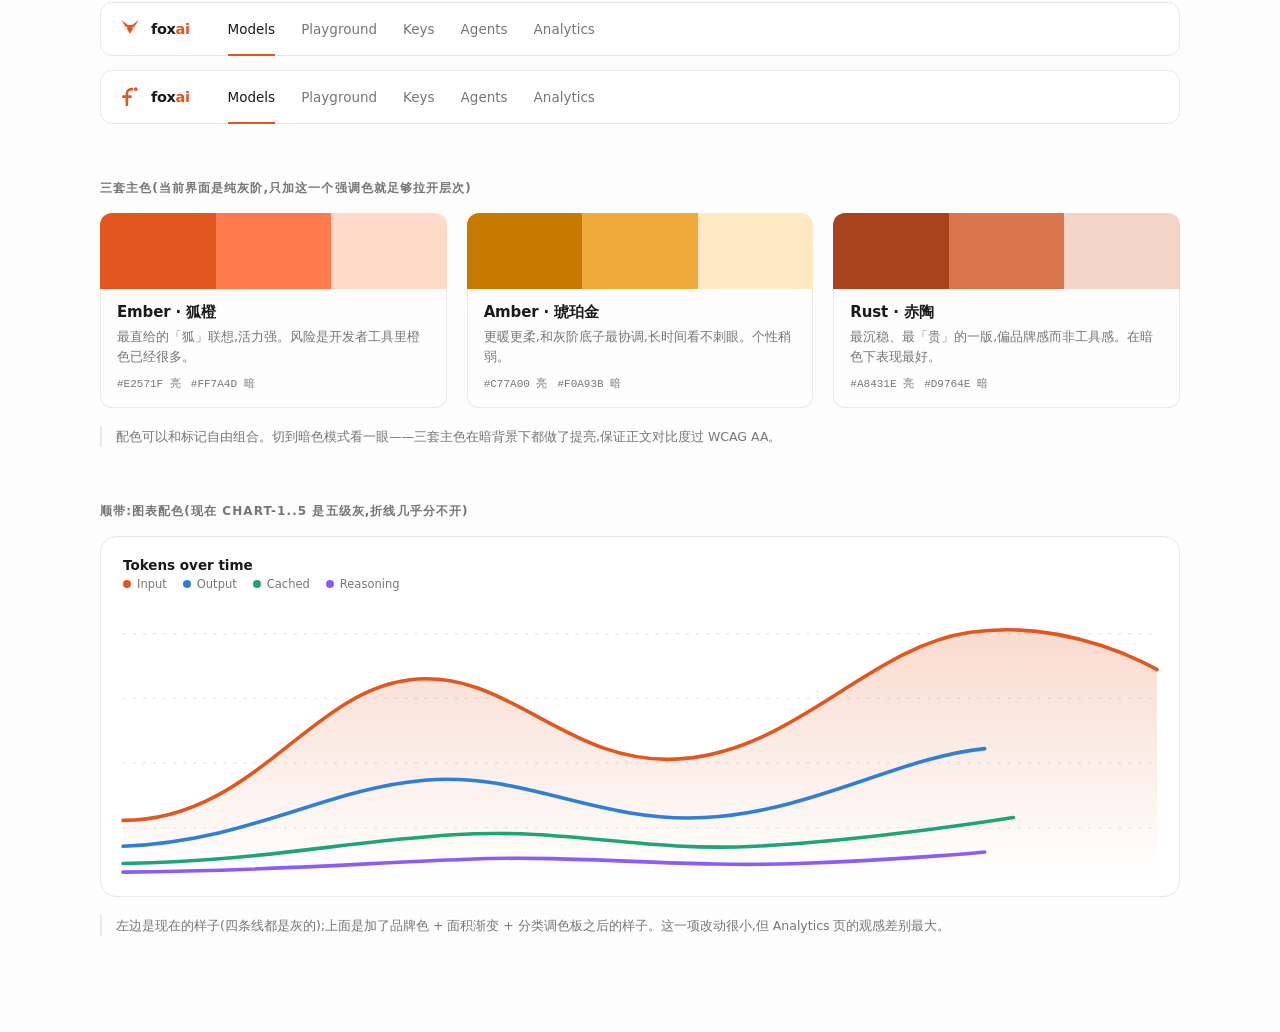
<file: foxai · 品牌方向预览.html>
<!doctype html>
<html lang="zh-CN">
<head>
<meta charset="UTF-8" />
<meta name="viewport" content="width=device-width, initial-scale=1" />
<title>foxai · 品牌方向预览</title>
<style>
  :root {
    --bg: #fdfdfd;
    --card: #ffffff;
    --fg: #1a1a1a;
    --dim: #767676;
    --line: #e8e8e8;
    --accent: #e2571f;
    --radius: 16px;
  }
  .dark {
    --bg: #101010;
    --card: #1b1b1b;
    --fg: #fafafa;
    --dim: #a1a1a1;
    --line: rgba(255,255,255,.11);
    --accent: #ff7a4d;
  }
  * { box-sizing: border-box; margin: 0; padding: 0; }
  body {
    font-family: ui-sans-serif, system-ui, -apple-system, "Segoe UI", sans-serif;
    background: var(--bg);
    color: var(--fg);
    -webkit-font-smoothing: antialiased;
    padding: 48px 32px 96px;
    transition: background .2s, color .2s;
  }
  .wrap { max-width: 1080px; margin: 0 auto; }

  header { display: flex; align-items: flex-start; justify-content: space-between; gap: 24px; margin-bottom: 8px; }
  h1 { font-size: 26px; letter-spacing: -.02em; font-weight: 640; }
  .sub { color: var(--dim); font-size: 14px; margin-top: 6px; max-width: 62ch; line-height: 1.6; }

  .controls { display: flex; gap: 8px; flex-shrink: 0; }
  button {
    font: inherit; font-size: 13px; padding: 7px 14px; border-radius: 8px;
    border: 1px solid var(--line); background: var(--card); color: var(--fg);
    cursor: pointer; transition: border-color .15s;
  }
  button:hover { border-color: var(--dim); }
  button[aria-pressed="true"] { background: var(--fg); color: var(--bg); border-color: var(--fg); }

  h2 {
    font-size: 12px; text-transform: uppercase; letter-spacing: .09em;
    color: var(--dim); font-weight: 600; margin: 56px 0 16px;
  }

  .grid { display: grid; grid-template-columns: repeat(3, 1fr); gap: 20px; }
  @media (max-width: 900px) { .grid { grid-template-columns: 1fr; } }

  .card { border: 1px solid var(--line); border-radius: var(--radius); background: var(--card); overflow: hidden; }
  .card-top { padding: 32px 24px 28px; display: flex; align-items: center; justify-content: center; min-height: 168px; }
  .card-meta { padding: 16px 20px 20px; border-top: 1px solid var(--line); }
  .name { font-size: 15px; font-weight: 600; letter-spacing: -.01em; }
  .desc { font-size: 12.5px; color: var(--dim); line-height: 1.65; margin-top: 5px; }
  .tag {
    display: inline-block; font-size: 11px; padding: 2px 8px; border-radius: 999px;
    border: 1px solid var(--line); color: var(--dim); margin-top: 10px;
  }

  /* size ladder */
  .sizes { display: flex; align-items: flex-end; gap: 22px; justify-content: center; padding: 26px 20px; }
  .size-item { display: flex; flex-direction: column; align-items: center; gap: 9px; }
  .size-label { font-size: 10.5px; color: var(--dim); font-variant-numeric: tabular-nums; }

  .mark { color: var(--accent); display: block; }
  .mark.mono { color: var(--fg); }

  /* wordmark lockup */
  .lockup { display: flex; align-items: center; gap: 10px; }
  .wordmark { font-size: 19px; font-weight: 620; letter-spacing: -.025em; }
  .wordmark .ai { color: var(--accent); }

  /* navbar mock */
  .nav {
    border: 1px solid var(--line); border-radius: 12px; background: var(--card);
    display: flex; align-items: center; gap: 26px; padding: 0 18px; height: 54px;
  }
  .nav .lockup { margin-right: 12px; }
  .nav .wordmark { font-size: 14.5px; }
  .nav-link { font-size: 13.5px; color: var(--dim); }
  .nav-link.active { color: var(--fg); font-weight: 500; position: relative; }
  .nav-link.active::after {
    content: ''; position: absolute; left: 0; right: 0; bottom: -19px; height: 1.5px; background: var(--accent);
  }

  /* palette */
  .swatches { display: grid; grid-template-columns: repeat(3, 1fr); gap: 20px; }
  @media (max-width: 900px) { .swatches { grid-template-columns: 1fr; } }
  .sw-row { display: flex; height: 76px; border-radius: 12px 12px 0 0; overflow: hidden; }
  .sw { flex: 1; }
  .sw-body { border: 1px solid var(--line); border-top: none; border-radius: 0 0 12px 12px; padding: 14px 16px 16px; }
  .hexes { display: flex; gap: 10px; margin-top: 8px; font-size: 11px; color: var(--dim); font-family: ui-monospace, Menlo, monospace; }

  /* chart demo */
  .chart-card { border: 1px solid var(--line); border-radius: var(--radius); background: var(--card); padding: 20px 22px 14px; }
  .chart-title { font-size: 13.5px; font-weight: 560; }
  .legend { display: flex; gap: 16px; margin-top: 4px; font-size: 11.5px; color: var(--dim); }
  .legend span { display: flex; align-items: center; gap: 6px; }
  .dot { width: 8px; height: 8px; border-radius: 99px; }

  .note {
    margin-top: 18px; font-size: 12.5px; color: var(--dim); line-height: 1.7;
    border-left: 2px solid var(--line); padding-left: 14px;
  }
</style>
</head>
<body>
<div class="wrap">

  <header>
    <div>
      <h1>foxai · 品牌方向预览</h1>
      <p class="sub">三个标记方向 × 三套配色。每个标记都按 favicon(16px)和 macOS 托盘单色图标的约束设计——纯剪影可辨识,不依赖渐变。挑一个方向,我再落地到代码。</p>
    </div>
    <div class="controls">
      <button id="theme-btn" aria-pressed="false">切换暗色</button>
    </div>
  </header>

  <!-- ============ 标记方向 ============ -->
  <h2>方向 A / B / C</h2>
  <div class="grid">

    <div class="card">
      <div class="card-top">
        <svg class="mark" width="104" height="104" viewBox="0 0 64 64" fill="currentColor" fill-rule="evenodd">
          <path d="M8.5 5.5 24.5 17h15L55.5 5.5V26.5C55.5 36.5 47 47 32 57.5 17 47 8.5 36.5 8.5 26.5ZM22.5 26.2a2.8 2.8 0 1 0 0 5.6 2.8 2.8 0 1 0 0-5.6ZM41.5 26.2a2.8 2.8 0 1 0 0 5.6 2.8 2.8 0 1 0 0-5.6ZM32 36.7a3.8 3.8 0 1 0 0 7.6 3.8 3.8 0 1 0 0-7.6Z"/>
        </svg>
      </div>
      <div class="card-meta">
        <div class="name">A · Kit(几何狐首)</div>
        <p class="desc">最具象、最好记。双耳缺口 + 尖下巴的经典折纸狐造型,眼睛与鼻头是真实镂空,所以单色托盘图标依然成立。鼻头那颗圆点呼应原项目「路由节点」的语义。</p>
        <span class="tag">辨识度最高</span>
      </div>
    </div>

    <div class="card">
      <div class="card-top">
        <svg class="mark" width="104" height="104" viewBox="0 0 64 64" fill="currentColor" fill-rule="evenodd">
          <path d="M32 46 7 6l19 14h12L57 6ZM22 25.5a2.5 2.5 0 1 0 0 5 2.5 2.5 0 1 0 0-5ZM42 25.5a2.5 2.5 0 1 0 0 5 2.5 2.5 0 1 0 0-5Z"/>
        </svg>
      </div>
      <div class="card-meta">
        <div class="name">B · Prism(棱面狐面)</div>
        <p class="desc">把狐首压成一个尖锐的多边形:两只耳朵同时是两条分叉的路由线,汇聚到底部的一个点——正好是「一个入口,多个上游」的形状。比 A 更抽象、更硬朗。</p>
        <span class="tag">最贴合路由语义</span>
      </div>
    </div>

    <div class="card">
      <div class="card-top">
        <svg class="mark" width="104" height="104" viewBox="0 0 64 64" fill="none" stroke="currentColor" stroke-width="7.5" stroke-linecap="round">
          <path d="M23 55V22c0-7.2 5.8-13 13-13h2"/>
          <path d="M12.5 31h21"/>
          <circle cx="49" cy="9" r="5.5" fill="currentColor" stroke="none"/>
        </svg>
      </div>
      <div class="card-meta">
        <div class="name">C · Trace(字母 f + 终点节点)</div>
        <p class="desc">最克制的一版。字母 f 本身画成一条路由路径,末端悬着一个独立节点。和现有界面的极简灰阶语言最贴,但「狐」的意象最弱。</p>
        <span class="tag">最百搭</span>
      </div>
    </div>

  </div>

  <!-- ============ 尺寸阶梯 ============ -->
  <h2>尺寸阶梯 · 128 / 48 / 24 / 16 px</h2>
  <div class="grid">
    <div class="card"><div class="sizes" id="ladder-a"></div></div>
    <div class="card"><div class="sizes" id="ladder-b"></div></div>
    <div class="card"><div class="sizes" id="ladder-c"></div></div>
  </div>

  <!-- ============ 单色托盘测试 ============ -->
  <h2>单色剪影 · macOS 托盘图标(系统会强制单色反色)</h2>
  <div class="grid">
    <div class="card"><div class="sizes" id="mono-a"></div></div>
    <div class="card"><div class="sizes" id="mono-b"></div></div>
    <div class="card"><div class="sizes" id="mono-c"></div></div>
  </div>

  <!-- ============ 组合锁定 ============ -->
  <h2>标记 + 文字组合</h2>
  <div class="grid" id="lockups"></div>

  <!-- ============ 导航栏实景 ============ -->
  <h2>放进真实导航栏</h2>
  <div style="display:grid; gap:14px;" id="navs"></div>

  <!-- ============ 配色 ============ -->
  <h2>三套主色(当前界面是纯灰阶,只加这一个强调色就足够拉开层次)</h2>
  <div class="swatches">
    <div>
      <div class="sw-row">
        <div class="sw" style="background:#e2571f"></div>
        <div class="sw" style="background:#ff7a4d"></div>
        <div class="sw" style="background:#ffd9c9"></div>
      </div>
      <div class="sw-body">
        <div class="name">Ember · 狐橙</div>
        <p class="desc">最直给的「狐」联想,活力强。风险是开发者工具里橙色已经很多。</p>
        <div class="hexes"><span>#E2571F 亮</span><span>#FF7A4D 暗</span></div>
      </div>
    </div>
    <div>
      <div class="sw-row">
        <div class="sw" style="background:#c77a00"></div>
        <div class="sw" style="background:#f0a93b"></div>
        <div class="sw" style="background:#ffe9c2"></div>
      </div>
      <div class="sw-body">
        <div class="name">Amber · 琥珀金</div>
        <p class="desc">更暖更柔,和灰阶底子最协调,长时间看不刺眼。个性稍弱。</p>
        <div class="hexes"><span>#C77A00 亮</span><span>#F0A93B 暗</span></div>
      </div>
    </div>
    <div>
      <div class="sw-row">
        <div class="sw" style="background:#a8431e"></div>
        <div class="sw" style="background:#d9764e"></div>
        <div class="sw" style="background:#f3d3c6"></div>
      </div>
      <div class="sw-body">
        <div class="name">Rust · 赤陶</div>
        <p class="desc">最沉稳、最「贵」的一版,偏品牌感而非工具感。在暗色下表现最好。</p>
        <div class="hexes"><span>#A8431E 亮</span><span>#D9764E 暗</span></div>
      </div>
    </div>
  </div>

  <p class="note">
    配色可以和标记自由组合。切到暗色模式看一眼——三套主色在暗背景下都做了提亮,保证正文对比度过 WCAG AA。
  </p>

  <!-- ============ 图表配色 ============ -->
  <h2>顺带:图表配色(现在 chart-1..5 是五级灰,折线几乎分不开)</h2>
  <div class="chart-card">
    <div class="chart-title">Tokens over time</div>
    <div class="legend">
      <span><i class="dot" style="background:var(--accent)"></i>Input</span>
      <span><i class="dot" style="background:#2f7fd6"></i>Output</span>
      <span><i class="dot" style="background:#1fa37a"></i>Cached</span>
      <span><i class="dot" style="background:#8b5cf6"></i>Reasoning</span>
    </div>
    <svg viewBox="0 0 720 190" style="width:100%; height:auto; margin-top:14px; overflow:visible">
      <defs>
        <linearGradient id="fade" x1="0" y1="0" x2="0" y2="1">
          <stop offset="0%" stop-color="var(--accent)" stop-opacity=".22"/>
          <stop offset="100%" stop-color="var(--accent)" stop-opacity="0"/>
        </linearGradient>
      </defs>
      <g stroke="var(--line)" stroke-dasharray="2 5">
        <line x1="0" y1="20" x2="720" y2="20"/><line x1="0" y1="65" x2="720" y2="65"/>
        <line x1="0" y1="110" x2="720" y2="110"/><line x1="0" y1="155" x2="720" y2="155"/>
      </g>
      <path d="M0 150C90 150 130 60 200 52s110 62 190 55 130-78 200-88 130 26 130 26" fill="none" stroke="var(--accent)" stroke-width="2.5" stroke-linecap="round"/>
      <path d="M0 150C90 150 130 60 200 52s110 62 190 55 130-78 200-88 130 26 130 26L720 190 0 190Z" fill="url(#fade)" stroke="none"/>
      <path d="M0 168C90 164 140 128 210 122s120 30 195 26 135-42 195-48" fill="none" stroke="#2f7fd6" stroke-width="2.5" stroke-linecap="round"/>
      <path d="M0 180C100 178 150 165 230 160s130 12 210 8 180-20 180-20" fill="none" stroke="#1fa37a" stroke-width="2.5" stroke-linecap="round"/>
      <path d="M0 186C110 185 160 180 240 177s150 6 230 3 130-8 130-8" fill="none" stroke="#8b5cf6" stroke-width="2.5" stroke-linecap="round"/>
    </svg>
  </div>
  <p class="note">
    左边是现在的样子(四条线都是灰的);上面是加了品牌色 + 面积渐变 + 分类调色板之后的样子。这一项改动很小,但 Analytics 页的观感差别最大。
  </p>

</div>

<script>
  const MARKS = {
    a: `<path d="M8.5 5.5 24.5 17h15L55.5 5.5V26.5C55.5 36.5 47 47 32 57.5 17 47 8.5 36.5 8.5 26.5ZM22.5 26.2a2.8 2.8 0 1 0 0 5.6 2.8 2.8 0 1 0 0-5.6ZM41.5 26.2a2.8 2.8 0 1 0 0 5.6 2.8 2.8 0 1 0 0-5.6ZM32 36.7a3.8 3.8 0 1 0 0 7.6 3.8 3.8 0 1 0 0-7.6Z"/>`,
    b: `<path d="M32 46 7 6l19 14h12L57 6ZM22 25.5a2.5 2.5 0 1 0 0 5 2.5 2.5 0 1 0 0-5ZM42 25.5a2.5 2.5 0 1 0 0 5 2.5 2.5 0 1 0 0-5Z"/>`,
  };
  const MARK_C = `<g fill="none" stroke="currentColor" stroke-width="7.5" stroke-linecap="round">
      <path d="M23 55V22c0-7.2 5.8-13 13-13h2"/><path d="M12.5 31h21"/>
      <circle cx="49" cy="9" r="5.5" fill="currentColor" stroke="none"/></g>`;

  function svg(key, size, mono) {
    const inner = key === 'c' ? MARK_C : MARKS[key];
    const attrs = key === 'c' ? '' : ' fill="currentColor" fill-rule="evenodd"';
    return `<svg class="mark${mono ? ' mono' : ''}" width="${size}" height="${size}" viewBox="0 0 64 64"${attrs}>${inner}</svg>`;
  }

  const SIZES = [128, 48, 24, 16];
  for (const key of ['a', 'b', 'c']) {
    for (const [prefix, mono] of [['ladder', false], ['mono', true]]) {
      document.getElementById(`${prefix}-${key}`).innerHTML = SIZES
        .map(s => `<div class="size-item">${svg(key, s, mono)}<span class="size-label">${s}</span></div>`)
        .join('');
    }
  }

  const LABELS = { a: 'A · Kit', b: 'B · Prism', c: 'C · Trace' };
  document.getElementById('lockups').innerHTML = ['a', 'b', 'c'].map(k => `
    <div class="card"><div class="card-top">
      <div class="lockup">${svg(k, 34, false)}<span class="wordmark">fox<span class="ai">ai</span></span></div>
    </div><div class="card-meta"><div class="name">${LABELS[k]}</div></div></div>`).join('');

  document.getElementById('navs').innerHTML = ['a', 'b', 'c'].map(k => `
    <div class="nav">
      <div class="lockup">${svg(k, 22, false)}<span class="wordmark">fox<span class="ai">ai</span></span></div>
      <span class="nav-link active">Models</span><span class="nav-link">Playground</span>
      <span class="nav-link">Keys</span><span class="nav-link">Agents</span><span class="nav-link">Analytics</span>
    </div>`).join('');

  const btn = document.getElementById('theme-btn');
  btn.addEventListener('click', () => {
    const dark = document.documentElement.classList.toggle('dark');
    btn.setAttribute('aria-pressed', String(dark));
    btn.textContent = dark ? '切换亮色' : '切换暗色';
  });
</script>
</body>
</html>
</file>
